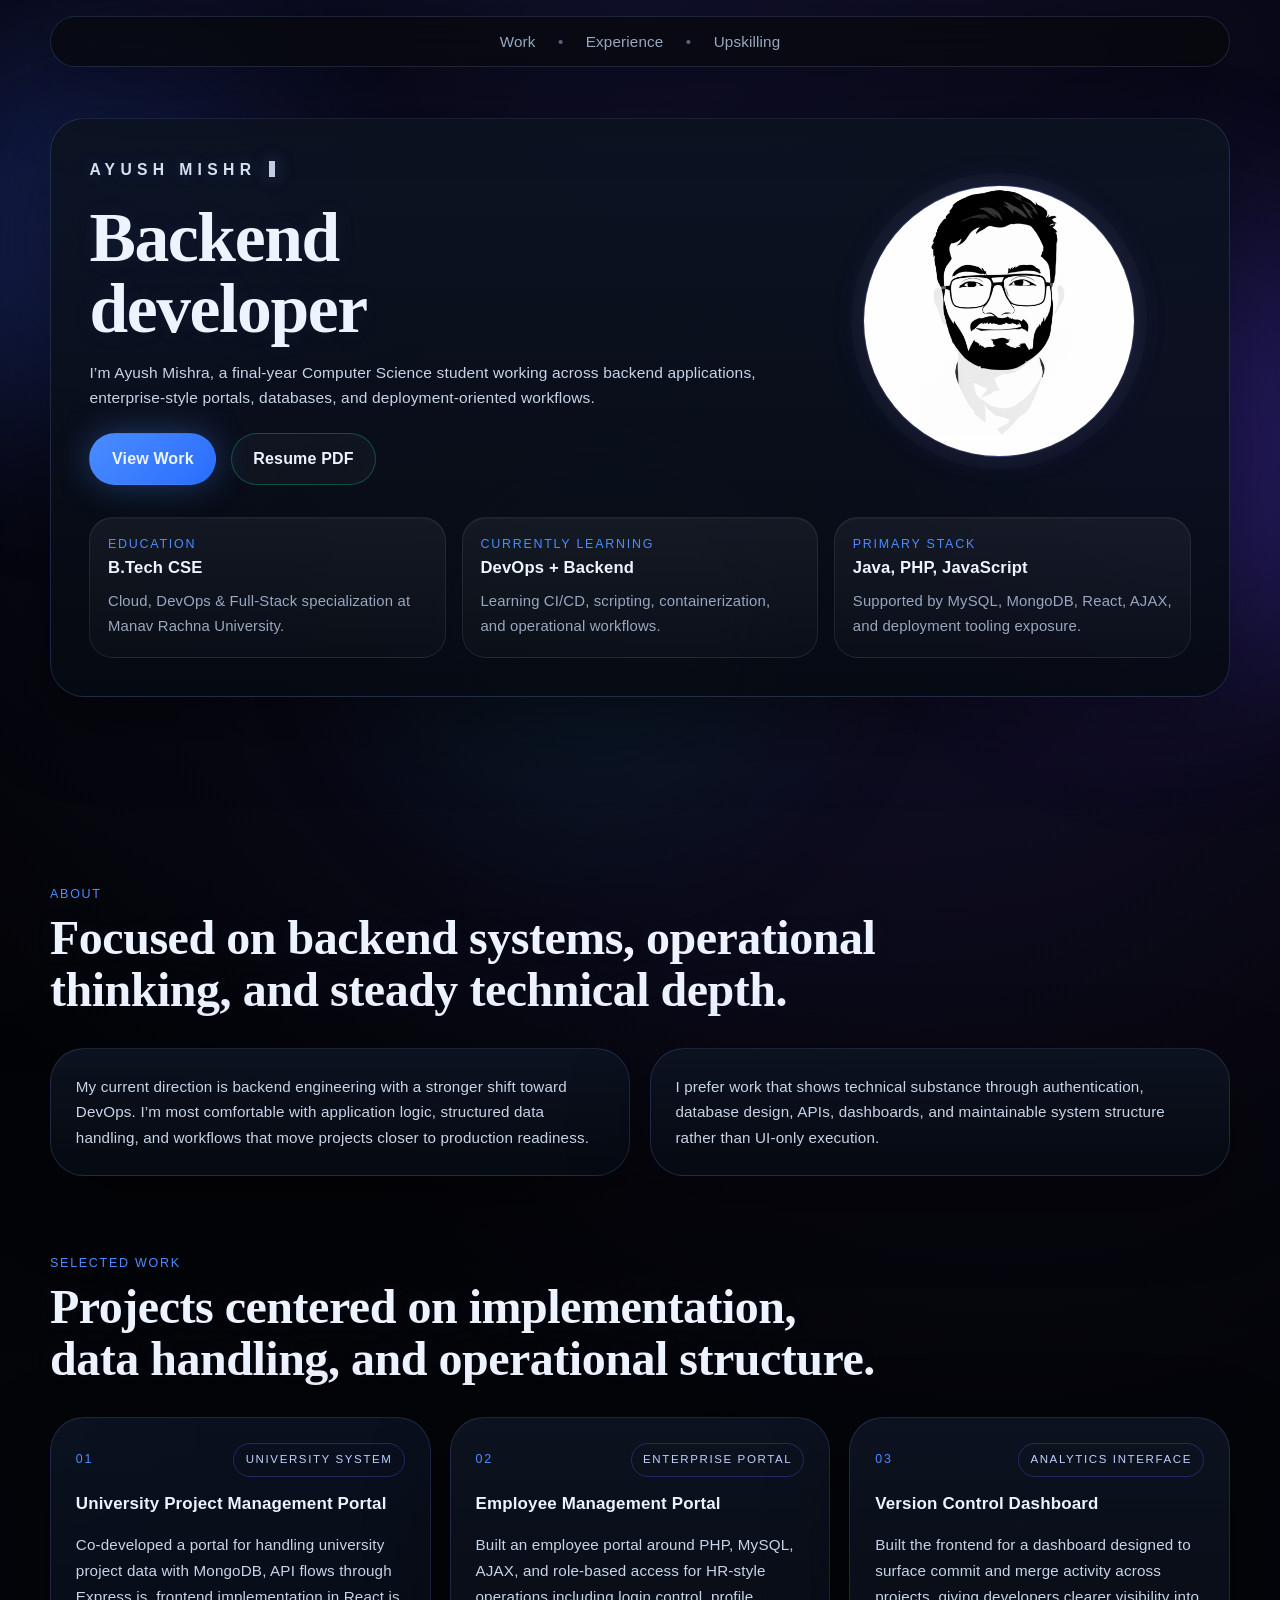
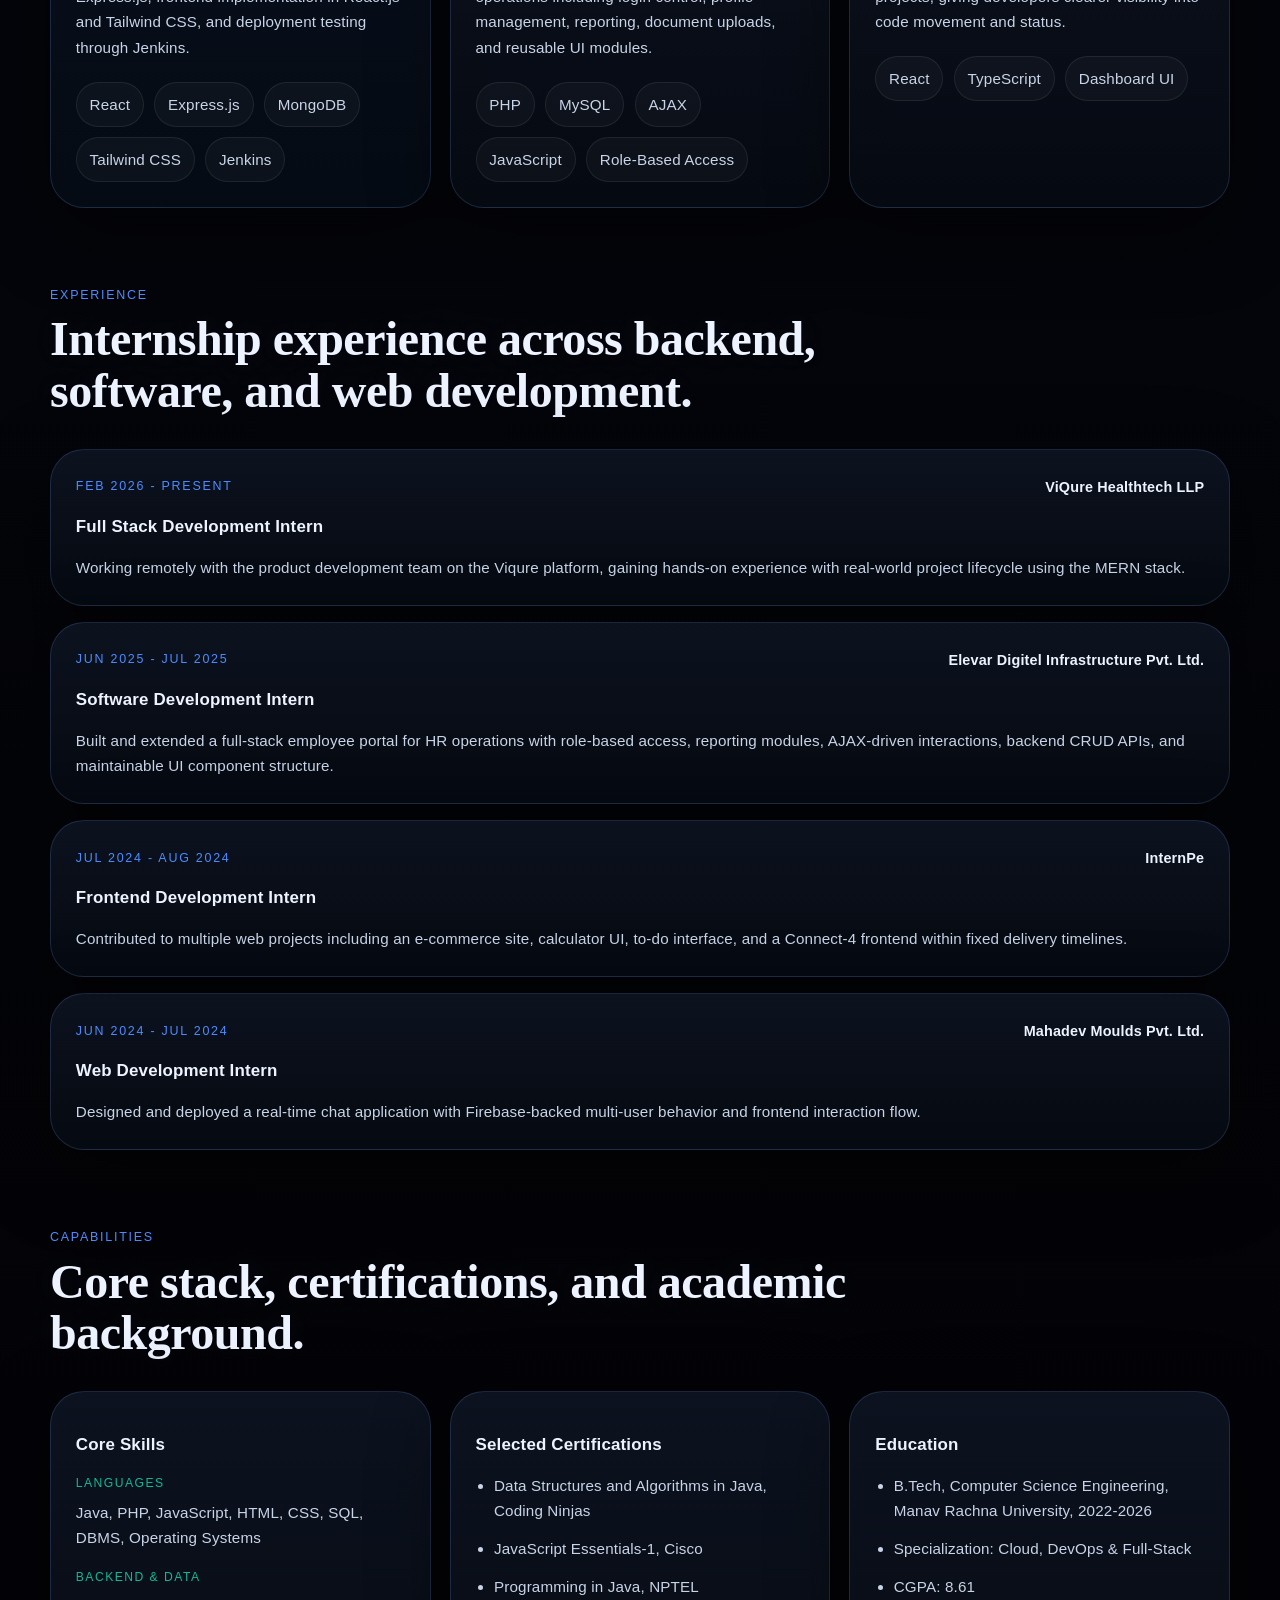
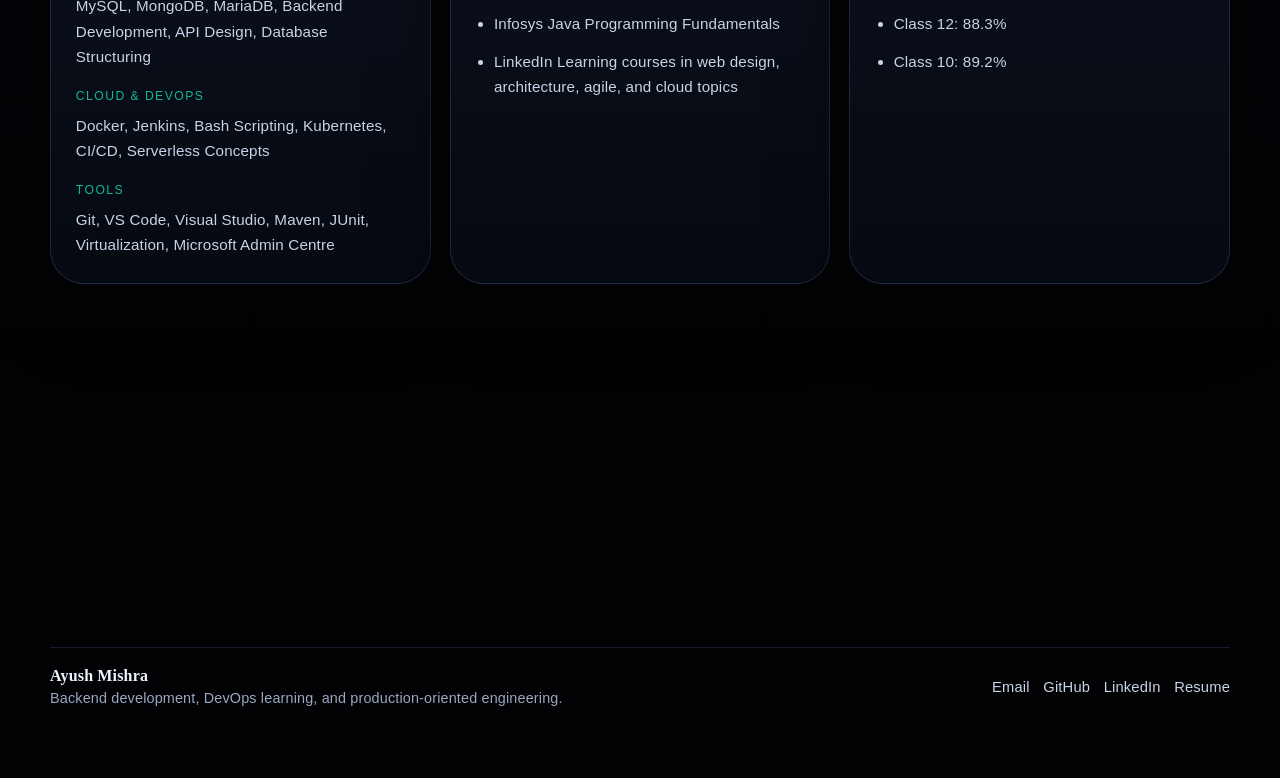
<file: index.html>
<!DOCTYPE html>
<html lang="en">
<head>
  <meta charset="UTF-8">
  <meta name="viewport" content="width=device-width, initial-scale=1.0">
  <meta
    name="description"
    content="Ayush Mishra portfolio featuring backend development, DevOps learning, enterprise projects, internships, and certifications."
  >
  <title>Ayush Mishra | Portfolio</title>
  <link rel="stylesheet" href="style.css">
</head>
<body>
  <div class="scroll-progress" aria-hidden="true"></div>
  <div class="noise" aria-hidden="true"></div>
  <div class="orb orb-blue" aria-hidden="true"></div>
  <div class="orb orb-indigo" aria-hidden="true"></div>
  <div class="orb orb-emerald" aria-hidden="true"></div>

  <div class="page-shell">
    <header class="site-header">
      <button class="menu-toggle" type="button" aria-expanded="false" aria-label="Toggle navigation">
        <span></span>
        <span></span>
      </button>
      <nav class="site-nav">
        <a href="#work">Work</a>
        <span class="nav-dot" aria-hidden="true">•</span>
        <a href="#experience">Experience</a>
        <span class="nav-dot" aria-hidden="true">•</span>
        <a href="#upskilling">Upskilling</a>
      </nav>
    </header>

    <main id="top">
      <section class="hero">
        <div class="hero-copy reveal interactive-card">
          <div class="hero-main">
            <div class="hero-content">
              <!-- <p class="eyebrow">Backend Development • B.Tech CSE</p> -->
              <p class="hero-intro">
                <span class="type-name" aria-label="Ayush Mishra"></span>
                <span class="type-cursor" aria-hidden="true"></span>
              </p>
              <h1>Backend developer</h1>
              <p class="hero-text">
                I’m Ayush Mishra, a final-year Computer Science student working across backend
                applications, enterprise-style portals, databases, and deployment-oriented workflows.
              </p>

              <div class="hero-actions">
                <a class="button button-primary" href="#work">View Work</a>
                <a class="button button-secondary" href="https://drive.google.com/file/d/1TkEkynQP6tK4C39owZUYq18UPFf0N785/view?usp=sharing" target="_blank" rel="noreferrer">
                  Resume PDF
                </a>
              </div>
            </div>

            <div class="hero-side">
              <div class="profile-visual">
                <img src="./assets/Notion-Faces-Like-Avatar.png" alt="Portrait of Ayush Mishra">
              </div>
            </div>
          </div>

          <!-- <div class="hero-meta">
            <div class="meta-card">
              <span>Location</span>
              <strong>Delhi, India</strong>
            </div>
            <div class="meta-card">
              <span>CGPA</span>
              <strong>8.61 / 10</strong>
            </div>
            <div class="meta-card">
              <span>Focus</span>
              <strong>Java, Linux, MySQL</strong>
            </div>
          </div> -->

          <div class="stat-list">
            <div class="stat-item">
              <span>Education</span>
              <strong>B.Tech CSE</strong>
              <p>Cloud, DevOps & Full-Stack specialization at Manav Rachna University.</p>
            </div>
            <div class="stat-item">
              <span>Currently learning</span>
              <strong>DevOps + Backend</strong>
              <p>Learning CI/CD, scripting, containerization, and operational workflows.</p>
            </div>
            <div class="stat-item">
              <span>Primary Stack</span>
              <strong>Java, PHP, JavaScript</strong>
              <p>Supported by MySQL, MongoDB, React, AJAX, and deployment tooling exposure.</p>
            </div>
          </div>
        </div>
      </section>

      <section class="section intro-section">
        <div class="section-heading reveal">
          <p class="section-kicker">About</p>
          <h2>Focused on backend systems, operational thinking, and steady technical depth.</h2>
        </div>
        <div class="intro-grid">
          <article class="intro-card reveal interactive-card">
            <p>
              My current direction is backend engineering with a stronger shift toward DevOps. I’m
              most comfortable with application logic, structured data handling, and workflows that
              move projects closer to production readiness.
            </p>
          </article>
          <article class="intro-card reveal interactive-card">
            <p>
              I prefer work that shows technical substance through authentication, database design,
              APIs, dashboards, and maintainable system structure rather than UI-only execution.
            </p>
          </article>
        </div>
      </section>

      <section class="section" id="work">
        <div class="section-heading reveal">
          <p class="section-kicker">Selected Work</p>
          <h2>Projects centered on implementation, data handling, and operational structure.</h2>
        </div>
        <div class="projects-grid">
          <article class="project-card reveal featured-card interactive-card">
            <div class="project-topline">
              <p class="project-index">01</p>
              <span class="project-badge">University System</span>
            </div>
            <h3>University Project Management Portal</h3>
            <p>
              Co-developed a portal for handling university project data with MongoDB, API flows
              through Express.js, frontend implementation in React.js and Tailwind CSS, and
              deployment testing through Jenkins.
            </p>
            <div class="tags">
              <span>React</span>
              <span>Express.js</span>
              <span>MongoDB</span>
              <span>Tailwind CSS</span>
              <span>Jenkins</span>
            </div>
          </article>

          <article class="project-card reveal interactive-card">
            <div class="project-topline">
              <p class="project-index">02</p>
              <span class="project-badge">Enterprise Portal</span>
            </div>
            <h3>Employee Management Portal</h3>
            <p>
              Built an employee portal around PHP, MySQL, AJAX, and role-based access for HR-style
              operations including login control, profile management, reporting, document uploads,
              and reusable UI modules.
            </p>
            <div class="tags">
              <span>PHP</span>
              <span>MySQL</span>
              <span>AJAX</span>
              <span>JavaScript</span>
              <span>Role-Based Access</span>
            </div>
          </article>

          <article class="project-card reveal interactive-card">
            <div class="project-topline">
              <p class="project-index">03</p>
              <span class="project-badge">Analytics Interface</span>
            </div>
            <h3>Version Control Dashboard</h3>
            <p>
              Built the frontend for a dashboard designed to surface commit and merge activity
              across projects, giving developers clearer visibility into code movement and status.
            </p>
            <div class="tags">
              <span>React</span>
              <span>TypeScript</span>
              <span>Dashboard UI</span>
            </div>
          </article>
        </div>
      </section>

      <section class="section" id="experience">
        <div class="section-heading reveal">
          <p class="section-kicker">Experience</p>
          <h2>Internship experience across backend, software, and web development.</h2>
        </div>
        <div class="timeline">
          <article class="timeline-card reveal interactive-card">
            <div class="timeline-meta">
              <span>Feb 2026 - Present</span>
              <strong>ViQure Healthtech LLP</strong>
            </div>
            <h3>Full Stack Development Intern</h3>
            <p>
              Working remotely with the product development team on the Viqure platform, gaining hands-on experience with real-world project lifecycle using the MERN stack.
            </p>
          </article>

          <article class="timeline-card reveal interactive-card">
            <div class="timeline-meta">
              <span>Jun 2025 - Jul 2025</span>
              <strong>Elevar Digitel Infrastructure Pvt. Ltd.</strong>
            </div>
            <h3>Software Development Intern</h3>
            <p>
              Built and extended a full-stack employee portal for HR operations with role-based
              access, reporting modules, AJAX-driven interactions, backend CRUD APIs, and
              maintainable UI component structure.
            </p>
          </article>

          <article class="timeline-card reveal interactive-card">
            <div class="timeline-meta">
              <span>Jul 2024 - Aug 2024</span>
              <strong>InternPe</strong>
            </div>
            <h3>Frontend Development Intern</h3>
            <p>
              Contributed to multiple web projects including an e-commerce site, calculator UI,
              to-do interface, and a Connect-4 frontend within fixed delivery timelines.
            </p>
          </article>

          <article class="timeline-card reveal interactive-card">
            <div class="timeline-meta">
              <span>Jun 2024 - Jul 2024</span>
              <strong>Mahadev Moulds Pvt. Ltd.</strong>
            </div>
            <h3>Web Development Intern</h3>
            <p>
              Designed and deployed a real-time chat application with Firebase-backed multi-user
              behavior and frontend interaction flow.
            </p>
          </article>
        </div>
      </section>

      <section class="section split-section">
        <div class="section-heading reveal">
          <p class="section-kicker">Capabilities</p>
          <h2>Core stack, certifications, and academic background.</h2>
        </div>

        <div class="split-grid">
          <article class="panel-card reveal interactive-card">
            <h3>Core Skills</h3>
            <div class="skill-groups">
              <div>
                <span>Languages</span>
                <p>Java, PHP, JavaScript, HTML, CSS, SQL, DBMS, Operating Systems</p>
              </div>
              <div>
                <span>Backend & Data</span>
                <p>MySQL, MongoDB, MariaDB, Backend Development, API Design, Database Structuring</p>
              </div>
              <div>
                <span>Cloud & DevOps</span>
                <p>Docker, Jenkins, Bash Scripting, Kubernetes, CI/CD, Serverless Concepts</p>
              </div>
              <div>
                <span>Tools</span>
                <p>Git, VS Code, Visual Studio, Maven, JUnit, Virtualization, Microsoft Admin Centre</p>
              </div>
            </div>
          </article>

          <article class="panel-card reveal interactive-card">
            <h3>Selected Certifications</h3>
            <ul class="list-block">
              <li>Data Structures and Algorithms in Java, Coding Ninjas</li>
              <li>JavaScript Essentials-1, Cisco</li>
              <li>Programming in Java, NPTEL</li>
              <li>Infosys Java Programming Fundamentals</li>
              <li>LinkedIn Learning courses in web design, architecture, agile, and cloud topics</li>
            </ul>
          </article>

          <article class="panel-card reveal interactive-card">
            <h3>Education</h3>
            <ul class="list-block">
              <li>B.Tech, Computer Science Engineering, Manav Rachna University, 2022-2026</li>
              <li>Specialization: Cloud, DevOps & Full-Stack</li>
              <li>CGPA: 8.61</li>
              <li>Class 12: 88.3%</li>
              <li>Class 10: 89.2%</li>
            </ul>
          </article>
        </div>
      </section>

      <section class="section" id="upskilling">
        <div class="section-heading reveal">
          <p class="section-kicker">Active Learning</p>
          <h2>Currently Upskilling</h2>
        </div>
        <div class="intro-grid">
          <article class="intro-card reveal interactive-card">
            <h3>CI/CD & Deployment Workflows</h3>
            <p>
              Transitioning from manual deployments to automated pipelines. Currently building custom GitHub Actions workflows to handle static site generation and live server deployments.
            </p>
          </article>
          <article class="intro-card reveal interactive-card">
            <h3>MongoDB & Mongoose</h3>
            <p>
              Applying learnings from basic JavaScript(Async, Objects, Prototype, Promises) to tackle developing scalable CRUD operations using Mongoose and MongoDB.
            </p>
          </article>
        </div>
      </section>

    </main>

    <footer class="site-footer">
      <div class="footer-copy">
        <strong>Ayush Mishra</strong>
        <p>Backend development, DevOps learning, and production-oriented engineering.</p>
      </div>
      <div class="footer-links">
        <a href="mailto:ayushmishraofficial2711@gmail.com">Email</a>
        <a href="https://github.com/ayush27-03" target="_blank" rel="noreferrer">GitHub</a>
        <a href="https://linkedin.com/in/Ayush-mishra-3914871b5" target="_blank" rel="noreferrer">LinkedIn</a>
        <a href="https://drive.google.com/file/d/1TkEkynQP6tK4C39owZUYq18UPFf0N785/view?usp=sharing" target="_blank" rel="noreferrer">Resume</a>
      </div>
    </footer>
  </div>

  <button class="scroll-top" type="button" aria-label="Scroll to top">↑</button>
  <script src="script.js"></script>
</body>
</html>
</file>
<file: style.css>
:root {
  --bg: #020409;
  --surface-border: rgba(125, 166, 255, 0.18);
  --text: #edf3ff;
  --muted: #97a8c0;
  --muted-strong: #c8d4e7;
  --blue: #4b8cff;
  --indigo: #675cff;
  --emerald: #11b899;
  --glow-blue: rgba(75, 140, 255, 0.35);
  --glow-indigo: rgba(103, 92, 255, 0.28);
  --glow-emerald: rgba(17, 184, 153, 0.22);
  --shadow: 0 24px 80px rgba(0, 0, 0, 0.45);
  --radius-xl: 34px;
  --radius-lg: 24px;
  --radius-pill: 999px;
  --max-width: 1180px;
}

* {
  box-sizing: border-box;
}

html {
  scroll-behavior: smooth;
}

body {
  margin: 0;
  font-family: Arial, Helvetica, sans-serif;
  letter-spacing: 0.01em;
  color: var(--text);
  background:
    radial-gradient(circle at top, rgba(31, 31, 86, 0.48), transparent 30%),
    radial-gradient(circle at 78% 16%, rgba(49, 36, 102, 0.22), transparent 24%),
    linear-gradient(180deg, #010102 0%, #04050a 42%, #020204 100%);
  min-height: 100vh;
  overflow-x: hidden;
}

body.menu-open {
  overflow: hidden;
}

a {
  color: inherit;
  text-decoration: none;
}

h1,
h2,
h3,
p,
ul {
  margin: 0;
}

.scroll-progress {
  position: fixed;
  top: 0;
  left: 0;
  z-index: 40;
  width: 100%;
  height: 3px;
  transform-origin: left;
  transform: scaleX(0);
  background: linear-gradient(90deg, var(--blue), var(--indigo), var(--emerald));
  box-shadow: 0 0 16px rgba(75, 140, 255, 0.45);
}

.noise,
.orb {
  position: fixed;
  pointer-events: none;
}

.noise {
  inset: 0;
  opacity: 0.08;
  background-image:
    linear-gradient(rgba(255, 255, 255, 0.045) 1px, transparent 1px),
    linear-gradient(90deg, rgba(255, 255, 255, 0.045) 1px, transparent 1px);
  background-size: 120px 120px;
  mask-image: radial-gradient(circle at center, black 48%, transparent 90%);
}

.orb {
  border-radius: 50%;
  filter: blur(90px);
  opacity: 0.8;
  will-change: transform;
}

.orb-blue {
  top: 5%;
  left: -6rem;
  width: 24rem;
  height: 24rem;
  background: rgba(57, 105, 255, 0.3);
}

.orb-indigo {
  top: 25%;
  right: -8rem;
  width: 28rem;
  height: 28rem;
  background: rgba(95, 67, 255, 0.34);
}

.orb-emerald {
  bottom: 8%;
  left: 30%;
  width: 26rem;
  height: 26rem;
  background: rgba(8, 112, 105, 0.16);
}

.page-shell {
  position: relative;
  z-index: 1;
  width: min(calc(100% - 2rem), var(--max-width));
  margin: 0 auto;
  padding-bottom: 4rem;
}

.site-header {
  position: sticky;
  top: 1rem;
  z-index: 20;
  display: flex;
  align-items: center;
  justify-content: center;
  gap: 1rem;
  margin-top: 1rem;
  padding: 1rem 1.25rem;
  border: 1px solid var(--surface-border);
  border-radius: var(--radius-pill);
  background: rgba(7, 8, 10, 0.68);
  backdrop-filter: blur(18px);
  box-shadow: var(--shadow);
}

.brand {
  font-family: "Times New Roman", Times, serif;
  font-size: 1.18rem;
  font-weight: 700;
  letter-spacing: 0.03em;
  color: rgba(245, 248, 255, 0.94);
  text-shadow: 0 0 18px rgba(157, 178, 255, 0.18);
}

.site-nav {
  display: flex;
  align-items: center;
  justify-content: center;
  gap: 1.4rem;
  color: var(--muted);
}

.site-nav a {
  position: relative;
  font-size: 0.95rem;
}

.nav-dot {
  color: rgba(160, 174, 214, 0.55);
  font-size: 0.95rem;
}

.site-nav a::after {
  content: "";
  position: absolute;
  left: 0;
  bottom: -0.35rem;
  width: 100%;
  height: 2px;
  background: linear-gradient(90deg, var(--blue), var(--emerald));
  transform: scaleX(0);
  transform-origin: left;
  transition: transform 180ms ease;
}

.site-nav a:hover::after,
.site-nav a.is-active::after {
  transform: scaleX(1);
}

.menu-toggle {
  display: none;
  width: 3rem;
  height: 3rem;
  border: 1px solid var(--surface-border);
  border-radius: 50%;
  background: rgba(255, 255, 255, 0.02);
  cursor: pointer;
}

.menu-toggle span {
  display: block;
  width: 1.2rem;
  height: 2px;
  margin: 0.35rem auto;
  background: var(--text);
  transition: transform 180ms ease;
}

.hero {
  display: block;
  min-height: calc(100vh - 10rem);
  padding-top: 3.2rem;
}

.hero-copy,
.intro-card,
.project-card,
.timeline-card,
.panel-card,
.contact-shell,
.meta-card {
  border: 1px solid var(--surface-border);
  background: linear-gradient(180deg, rgba(13, 20, 34, 0.9) 0%, rgba(6, 10, 18, 0.9) 100%);
  box-shadow: var(--shadow);
}

.hero-copy,
.intro-card,
.project-card,
.timeline-card,
.panel-card,
.contact-shell {
  border-radius: var(--radius-xl);
}

.hero-copy {
  display: grid;
  align-content: start;
  gap: 1.15rem;
  padding: 2.4rem;
}

.hero-main {
  display: grid;
  grid-template-columns: minmax(0, 1.3fr) minmax(220px, 0.72fr);
  gap: 1.6rem;
  align-items: center;
}

.hero-content {
  min-width: 0;
}

.hero-side {
  display: flex;
  justify-content: center;
}

.hero-intro {
  min-height: 1.6rem;
  margin-top: 0.2rem;
  color: rgba(236, 242, 255, 0.92);
  font-size: 0.98rem;
  font-weight: 700;
  letter-spacing: 0.34em;
  text-transform: uppercase;
  text-shadow: 0 0 16px rgba(120, 145, 255, 0.24);
  position: relative;
  z-index: 1;
}

.type-cursor {
  display: inline-block;
  width: 0.72ch;
  height: 1.05em;
  margin-left: 0.18rem;
  vertical-align: -0.15em;
  background: rgba(226, 234, 255, 0.88);
  box-shadow:
    0 0 18px rgba(170, 188, 255, 0.34),
    0 0 28px rgba(117, 145, 255, 0.18);
  animation: blink 1s steps(1, end) infinite;
}

.eyebrow,
.section-kicker,
.panel-label,
.project-index,
.project-badge,
.timeline-meta span,
.meta-card span,
.stat-item span {
  font-size: 0.78rem;
  color: var(--blue);
  letter-spacing: 0.14em;
  text-transform: uppercase;
}

.hero h1,
.section-heading h2,
.contact-shell h2 {
  font-family: "Times New Roman", Times, serif;
  font-weight: 700;
  letter-spacing: -0.02em;
  text-shadow: 0 0 24px rgba(125, 149, 255, 0.08);
}

.hero h1 {
  max-width: 13ch;
  margin-top: 1rem;
  font-size: clamp(2.45rem, 5.8vw, 4.35rem);
  line-height: 1.02;
}

.hero-text {
  max-width: 43rem;
  margin-top: 0.95rem;
  font-size: 0.97rem;
  line-height: 1.66;
  color: var(--muted-strong);
}

.hero-actions {
  display: flex;
  flex-wrap: wrap;
  gap: 0.9rem;
  margin-top: 1.35rem;
}

.hero-links {
  display: flex;
  flex-wrap: wrap;
  align-items: center;
  gap: 0.6rem;
  margin-top: 1rem;
  color: var(--muted);
  font-size: 0.9rem;
}

.hero-links span {
  color: rgba(160, 174, 214, 0.45);
}

.button {
  display: inline-flex;
  align-items: center;
  justify-content: center;
  min-height: 3.25rem;
  padding: 0.9rem 1.35rem;
  border-radius: var(--radius-pill);
  border: 1px solid transparent;
  font-weight: 700;
  transition: transform 180ms ease, box-shadow 180ms ease, border-color 180ms ease;
}

.button:hover {
  transform: translateY(-2px);
}

.button-primary {
  background: linear-gradient(135deg, var(--blue), #296dff);
  box-shadow: 0 0 34px rgba(75, 140, 255, 0.35);
}

.button-secondary {
  border-color: rgba(17, 184, 153, 0.35);
  background: rgba(255, 255, 255, 0.03);
}

.hero-meta {
  display: grid;
  grid-template-columns: repeat(3, minmax(0, 1fr));
  gap: 0.9rem;
  margin-top: 0.2rem;
}

.meta-card {
  padding: 1rem 1.05rem;
  border-radius: var(--radius-lg);
}

.meta-card strong {
  display: block;
  margin-top: 0.45rem;
  font-size: 0.95rem;
}

.profile-visual {
  position: relative;
  width: min(17rem, 100%);
  margin: 0 auto;
  overflow: hidden;
  border: 1px solid rgba(166, 182, 255, 0.24);
  border-radius: 50%;
  aspect-ratio: 1;
  background:
    radial-gradient(circle at top, rgba(86, 92, 255, 0.26), transparent 38%),
    linear-gradient(180deg, rgba(10, 14, 28, 0.96), rgba(6, 8, 18, 0.96));
  box-shadow:
    0 0 0 12px rgba(255, 255, 255, 0.02),
    0 0 34px rgba(108, 96, 255, 0.14);
}

.profile-visual img {
  width: 100%;
  height: 100%;
  object-fit: cover;
  object-position: center 22%;
  display: block;
}

.stat-list {
  display: grid;
  grid-template-columns: repeat(3, minmax(0, 1fr));
  gap: 1rem;
  align-items: stretch;
  margin-top: 0.9rem;
}

.stat-item {
  display: flex;
  flex-direction: column;
  justify-content: flex-start;
  min-height: 100%;
  padding: 1.15rem 1.1rem;
  border-radius: var(--radius-lg);
  background: linear-gradient(180deg, rgba(255, 255, 255, 0.05), rgba(255, 255, 255, 0.02));
  border: 1px solid rgba(255, 255, 255, 0.08);
  box-shadow: inset 0 1px 0 rgba(255, 255, 255, 0.03);
}

.stat-item strong {
  display: block;
  margin-top: 0.45rem;
  font-size: 1.04rem;
}

.stat-item p {
  margin-top: 0.7rem;
  color: var(--muted);
  line-height: 1.65;
  font-size: 0.93rem;
}

.section {
  padding-top: 5rem;
}

.section-heading {
  max-width: 52rem;
}

.section-heading h2,
.contact-shell h2 {
  margin-top: 0.7rem;
  font-size: clamp(1.75rem, 4.4vw, 3rem);
  line-height: 1.08;
  letter-spacing: -0.01em;
}

.intro-grid,
.projects-grid,
.split-grid,
.profile-grid {
  display: grid;
  gap: 1.2rem;
  margin-top: 2rem;
}

.intro-grid {
  grid-template-columns: repeat(2, minmax(0, 1fr));
}

.projects-grid {
  grid-template-columns: repeat(3, minmax(0, 1fr));
}

.intro-card,
.project-card,
.timeline-card,
.panel-card {
  position: relative;
  overflow: hidden;
  padding: 1.55rem;
}

.intro-card,
.project-card,
.timeline-card,
.panel-card,
.contact-links {
  color: var(--muted-strong);
  line-height: 1.68;
  font-size: 0.95rem;
}

.featured-card {
  background:
    linear-gradient(180deg, rgba(10, 17, 31, 0.95) 0%, rgba(5, 11, 20, 0.95) 100%),
    radial-gradient(circle at top left, rgba(75, 140, 255, 0.16), transparent 35%);
}

.interactive-card::before {
  content: "";
  position: absolute;
  inset: 0;
  background: radial-gradient(
    260px circle at var(--mx, 50%) var(--my, 50%),
    rgba(75, 140, 255, 0.12),
    transparent 60%
  );
  opacity: 0;
  transition: opacity 180ms ease;
  pointer-events: none;
}

.interactive-card:hover::before {
  opacity: 1;
}

.project-topline {
  display: flex;
  align-items: center;
  justify-content: space-between;
  gap: 1rem;
}

.project-badge {
  padding: 0.4rem 0.7rem;
  border: 1px solid rgba(103, 92, 255, 0.3);
  border-radius: var(--radius-pill);
  font-size: 0.72rem;
  color: #bfd0ff;
}

.project-card h3,
.timeline-card h3,
.panel-card h3 {
  margin-top: 0.85rem;
  margin-bottom: 0.85rem;
  font-size: 1.06rem;
  color: var(--text);
}

.tags,
.contact-links {
  display: flex;
  flex-wrap: wrap;
  gap: 0.65rem;
}

.tags {
  margin-top: 1.35rem;
}

.tags span,
.contact-links a {
  padding: 0.55rem 0.8rem;
  border-radius: var(--radius-pill);
  border: 1px solid rgba(255, 255, 255, 0.08);
  background: rgba(255, 255, 255, 0.03);
}

.timeline {
  display: grid;
  gap: 1rem;
  margin-top: 2rem;
}

.timeline-meta {
  display: flex;
  align-items: center;
  justify-content: space-between;
  gap: 1rem;
}

.timeline-meta strong {
  color: var(--text);
  font-size: 0.9rem;
}

.split-grid {
  grid-template-columns: repeat(3, minmax(0, 1fr));
}

.profile-grid {
  grid-template-columns: repeat(3, minmax(0, 1fr));
}

.profile-card {
  position: relative;
  overflow: hidden;
  display: grid;
  gap: 0.45rem;
  padding: 1.35rem;
  border: 1px solid var(--surface-border);
  border-radius: var(--radius-xl);
  background: linear-gradient(180deg, rgba(13, 20, 34, 0.9) 0%, rgba(6, 10, 18, 0.9) 100%);
  box-shadow: var(--shadow);
}

.profile-card span {
  font-size: 0.76rem;
  color: var(--blue);
  letter-spacing: 0.12em;
  text-transform: uppercase;
}

.profile-card strong {
  color: var(--text);
  font-size: 1rem;
  font-weight: 700;
}

.skill-groups {
  display: grid;
  gap: 1rem;
}

.skill-groups span {
  display: block;
  margin-bottom: 0.4rem;
  font-size: 0.76rem;
  letter-spacing: 0.12em;
  text-transform: uppercase;
  color: var(--emerald);
}

.list-block {
  padding-left: 1.15rem;
  font-size: 0.95rem;
  line-height: 1.65;
}

.list-block li + li {
  margin-top: 0.8rem;
}

.site-footer {
  display: flex;
  align-items: center;
  justify-content: space-between;
  gap: 1rem;
  margin-top: 1rem;
  padding: 1.2rem 0 0.5rem;
  border-top: 1px solid rgba(125, 166, 255, 0.16);
}

.footer-copy strong {
  display: block;
  font-family: "Times New Roman", Times, serif;
  font-size: 1rem;
}

.footer-copy p {
  margin-top: 0.35rem;
  color: var(--muted);
  font-size: 0.9rem;
}

.footer-links {
  display: flex;
  flex-wrap: wrap;
  gap: 0.85rem;
  color: var(--muted-strong);
  font-size: 0.92rem;
}

.scroll-top {
  position: fixed;
  right: 1.25rem;
  bottom: 1.25rem;
  z-index: 35;
  width: 3rem;
  height: 3rem;
  border: 1px solid rgba(125, 166, 255, 0.22);
  border-radius: 50%;
  background: rgba(8, 10, 14, 0.82);
  color: rgba(241, 245, 255, 0.92);
  font-size: 1.15rem;
  cursor: pointer;
  backdrop-filter: blur(14px);
  box-shadow: 0 0 24px rgba(99, 112, 255, 0.12);
  opacity: 0;
  pointer-events: none;
  transform: translateY(10px);
  transition: opacity 180ms ease, transform 180ms ease, box-shadow 180ms ease;
}

.scroll-top.is-visible {
  opacity: 1;
  pointer-events: auto;
  transform: translateY(0);
}

.scroll-top:hover {
  box-shadow: 0 0 30px rgba(99, 112, 255, 0.2);
}

.reveal {
  opacity: 0;
  transform: translateY(34px);
  transition: opacity 420ms ease, transform 420ms ease;
}

.reveal.is-visible {
  opacity: 1;
  transform: translateY(0);
}

@keyframes blink {
  0%,
  49% {
    opacity: 1;
  }

  50%,
  100% {
    opacity: 0;
  }
}

@media (max-width: 980px) {
  .hero,
  .intro-grid,
  .projects-grid,
  .split-grid,
  .profile-grid {
    grid-template-columns: 1fr;
  }

  .hero {
    min-height: auto;
    padding-top: 3.5rem;
  }

  .hero-main,
  .stat-list {
    grid-template-columns: 1fr;
  }

  .hero-meta {
    grid-template-columns: 1fr;
  }
}

@media (max-width: 760px) {
  .page-shell {
    width: min(calc(100% - 1rem), var(--max-width));
  }

  .site-header {
    top: 0.5rem;
    justify-content: space-between;
  }

  .menu-toggle {
    display: inline-block;
  }

  .menu-toggle[aria-expanded="true"] span:first-child {
    transform: translateY(6px) rotate(45deg);
  }

  .menu-toggle[aria-expanded="true"] span:last-child {
    transform: translateY(-5px) rotate(-45deg);
  }

  .site-nav {
    position: absolute;
    top: calc(100% + 0.75rem);
    left: 0;
    right: 0;
    display: none;
    flex-direction: column;
    align-items: flex-start;
    padding: 1rem;
    border: 1px solid var(--surface-border);
    border-radius: 1.5rem;
    background: rgba(4, 8, 15, 0.96);
  }

  .nav-dot {
    display: none;
  }

  .site-nav.is-open {
    display: flex;
  }

  .hero-copy,
  .intro-card,
  .project-card,
  .timeline-card,
  .panel-card {
    padding: 1.3rem;
  }

  .site-footer {
    flex-direction: column;
    align-items: flex-start;
  }

  .scroll-top {
    right: 0.9rem;
    bottom: 0.9rem;
  }

  .hero h1 {
    font-size: clamp(2.1rem, 11vw, 3rem);
  }

  .section {
    padding-top: 4rem;
  }
}
</file>
